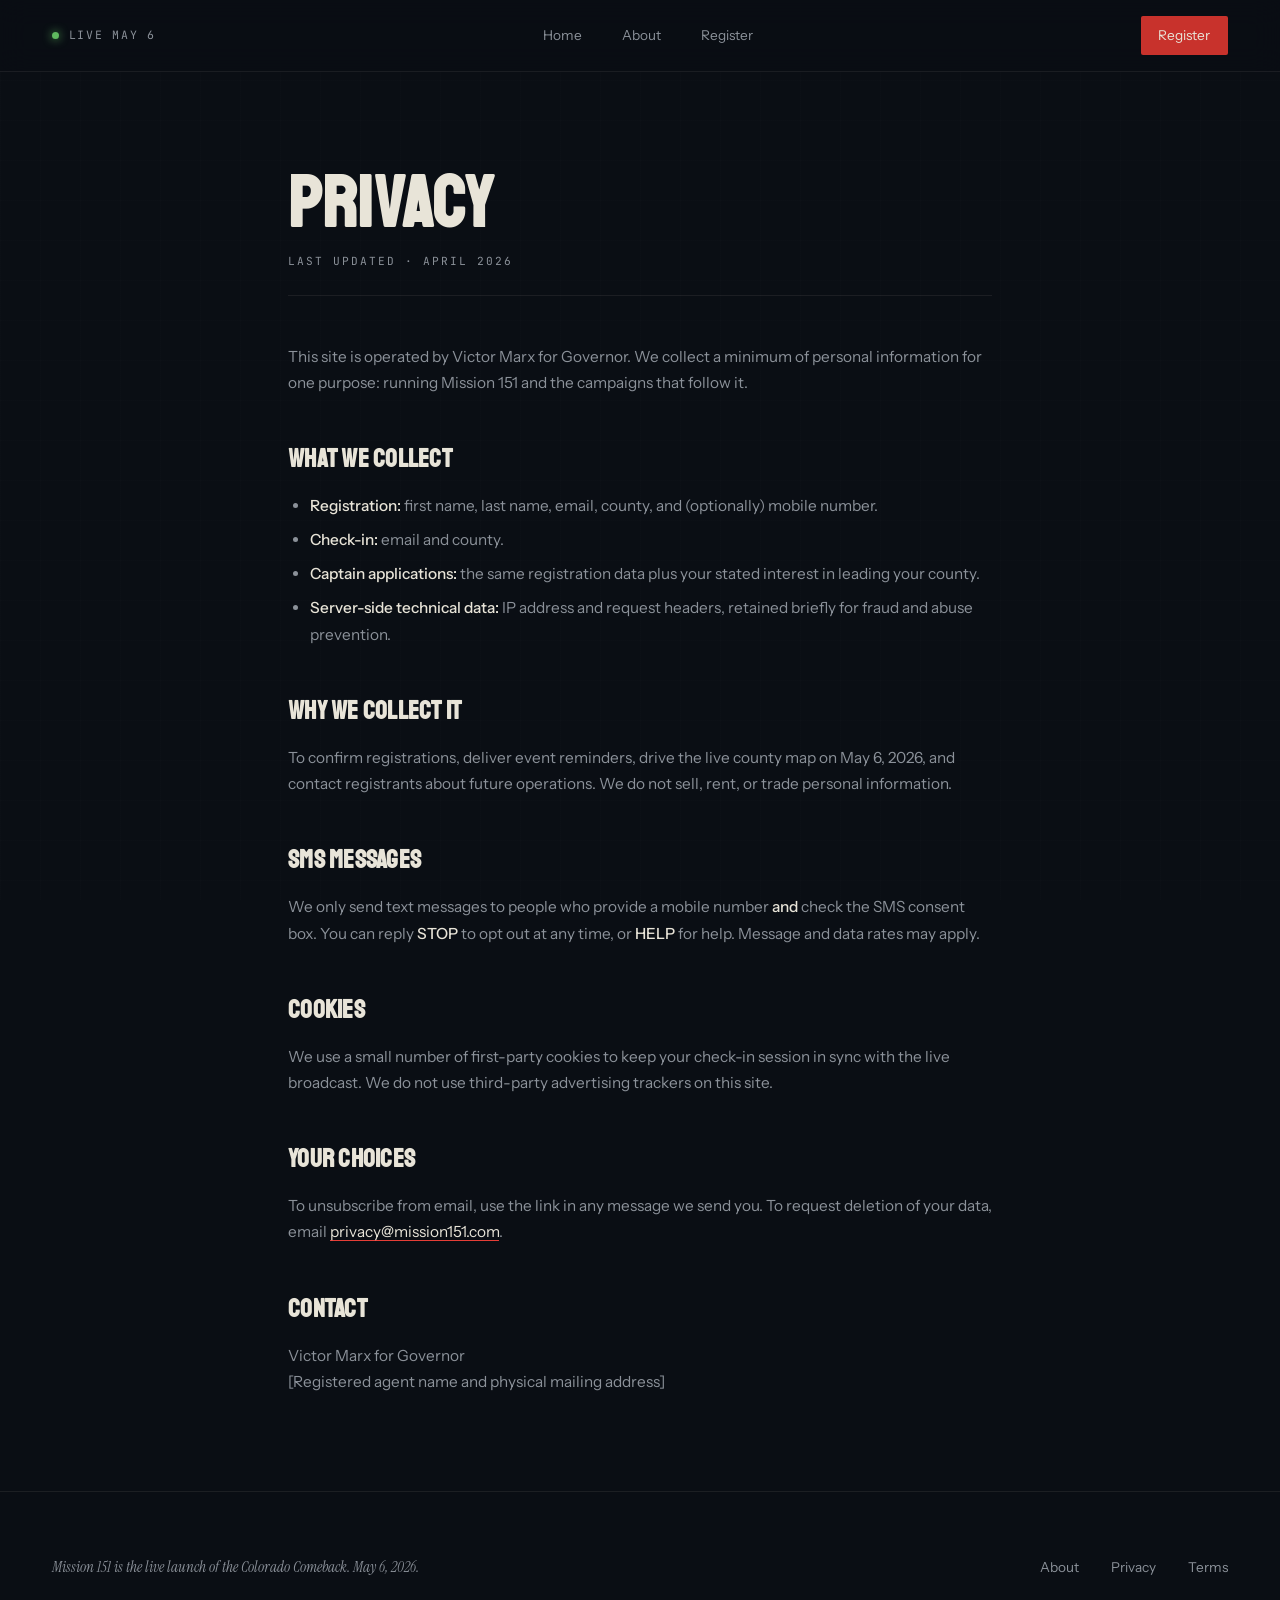
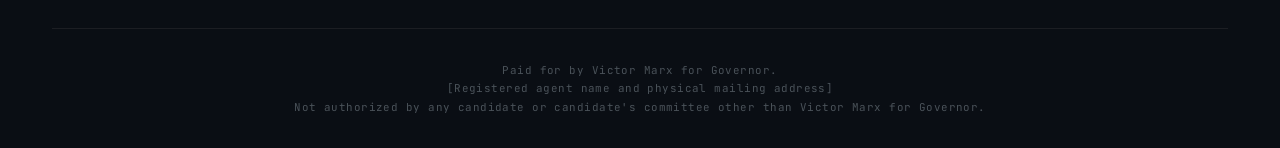
<file: privacy.html>
<!DOCTYPE html>
<html lang="en">

<head>
  <meta charset="UTF-8" />
  <meta name="viewport" content="width=device-width, initial-scale=1.0" />
  <title>Privacy · Mission 151</title>
  <link rel="preconnect" href="https://fonts.googleapis.com">
  <link rel="preconnect" href="https://fonts.gstatic.com" crossorigin>
  <link
    href="https://fonts.googleapis.com/css2?family=Staatliches&family=Instrument+Sans:wght@400;500;600&family=Instrument+Serif:ital@0;1&family=JetBrains+Mono:wght@400;500&display=swap"
    rel="stylesheet">
  <link rel="stylesheet" href="assets/site.css" />
  <link rel="stylesheet" href="assets/site-resp.css" />
</head>

<body data-screen-label="04 Privacy">

  <header class="topbar">
    <div class="topbar-inner">
      <!-- <a href="live.html" class="live-mark"> -->
      <a href="/" class="live-mark">
        <span class="live-dot"></span>
        <span>LIVE MAY 6</span>
      </a>
      <div class="navBanerHldr">
        <div class="navBarToggleWrapper">
          <div class="nav">
            <a href="/">Home</a>
            <a href="/#about">About</a>
            <!-- <a href="live.html">Watch</a> -->
            <!-- <a href="store.html">Store</a> -->
            <a href="/#register">Register</a>
          </div>
          <a href="/#register" class="topbar-cta">Register</a>
        </div>
        <div class="navBarToggleBtn">
          <img src="uploads/menu-duo-md-svgrepo-com.svg" alt="">
        </div>
      </div>
    </div>
  </header>

  <section class="legal-page">
    <div class="container">
      <div class="lp-inner">
        <h1>Privacy</h1>
        <p class="updated">LAST UPDATED · APRIL 2026</p>

        <p>This site is operated by Victor Marx for Governor. We collect a minimum of personal information for one
          purpose: running Mission 151 and the campaigns that follow it.</p>

        <h2>What we collect</h2>
        <ul>
          <li><strong>Registration:</strong> first name, last name, email, county, and (optionally) mobile number.</li>
          <li><strong>Check-in:</strong> email and county.</li>
          <li><strong>Captain applications:</strong> the same registration data plus your stated interest in leading
            your county.</li>
          <li><strong>Server-side technical data:</strong> IP address and request headers, retained briefly for fraud
            and abuse prevention.</li>
        </ul>

        <h2>Why we collect it</h2>
        <p>To confirm registrations, deliver event reminders, drive the live county map on May 6, 2026, and contact
          registrants about future operations. We do not sell, rent, or trade personal information.</p>

        <h2>SMS messages</h2>
        <p>We only send text messages to people who provide a mobile number <strong>and</strong> check the SMS consent
          box. You can reply <strong>STOP</strong> to opt out at any time, or <strong>HELP</strong> for help. Message
          and data rates may apply.</p>

        <h2>Cookies</h2>
        <p>We use a small number of first-party cookies to keep your check-in session in sync with the live broadcast.
          We do not use third-party advertising trackers on this site.</p>

        <h2>Your choices</h2>
        <p>To unsubscribe from email, use the link in any message we send you. To request deletion of your data, email
          <a href="mailto:privacy@mission151.com">privacy@mission151.com</a>.
        </p>

        <h2>Contact</h2>
        <p>Victor Marx for Governor<br>[Registered agent name and physical mailing address]</p>
      </div>
    </div>
  </section>

  <footer>
    <div class="container">
      <div class="footer-top">
        <p class="footer-tag">Mission 151 is the live launch of the Colorado Comeback. May 6, 2026.</p>
        <div class="footer-links">
          <a href="#about">About</a>
          <!-- <a href="live.html">Watch</a> -->
          <!-- <a href="store.html">Store</a> -->
          <!-- <a href="checkin.html">Check in</a> -->
          <a href="privacy.html">Privacy</a>
          <a href="terms.html">Terms</a>
        </div>
      </div>
      <div class="footer-legal">
        Paid for by Victor Marx for Governor.<br>
        [Registered agent name and physical mailing address]<br>
        Not authorized by any candidate or candidate's committee other than Victor Marx for Governor.
      </div>
    </div>
  </footer>

  <script src="assets/site.js"></script>
</body>

</html>
</file>
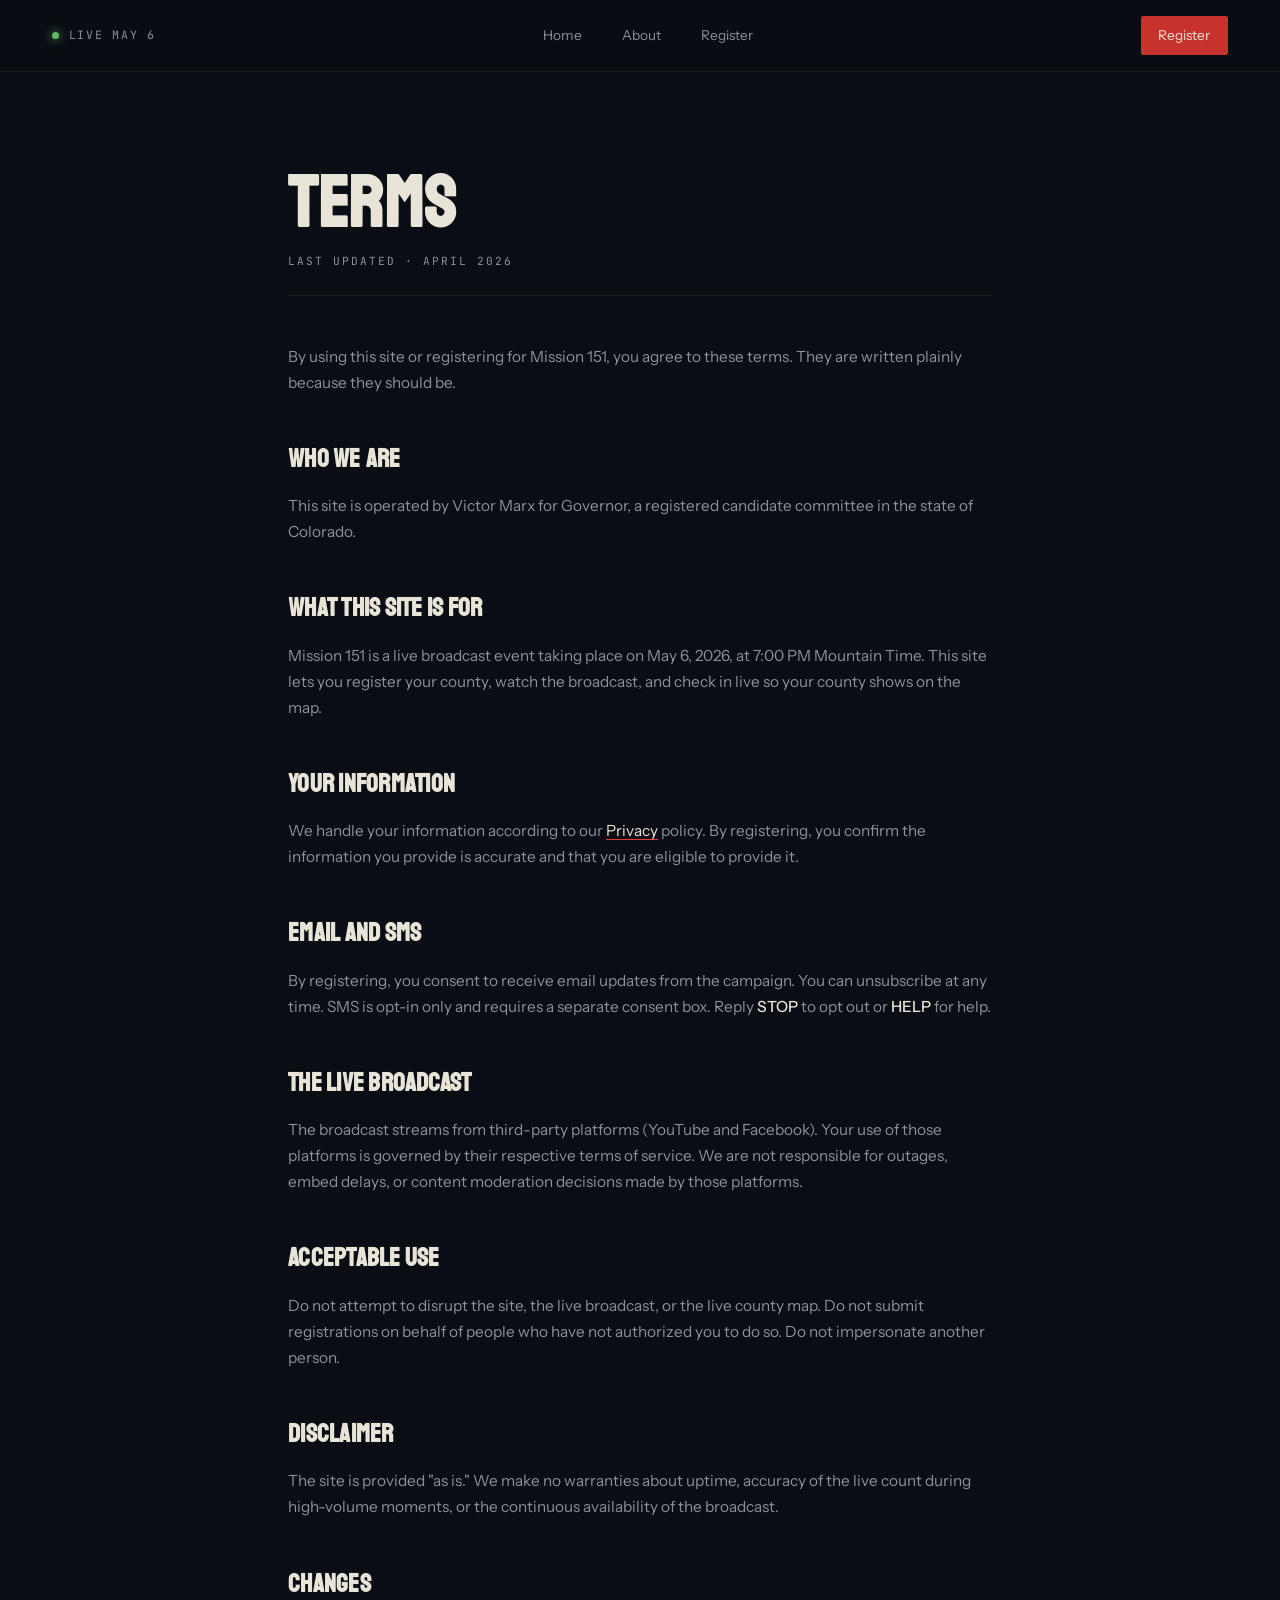
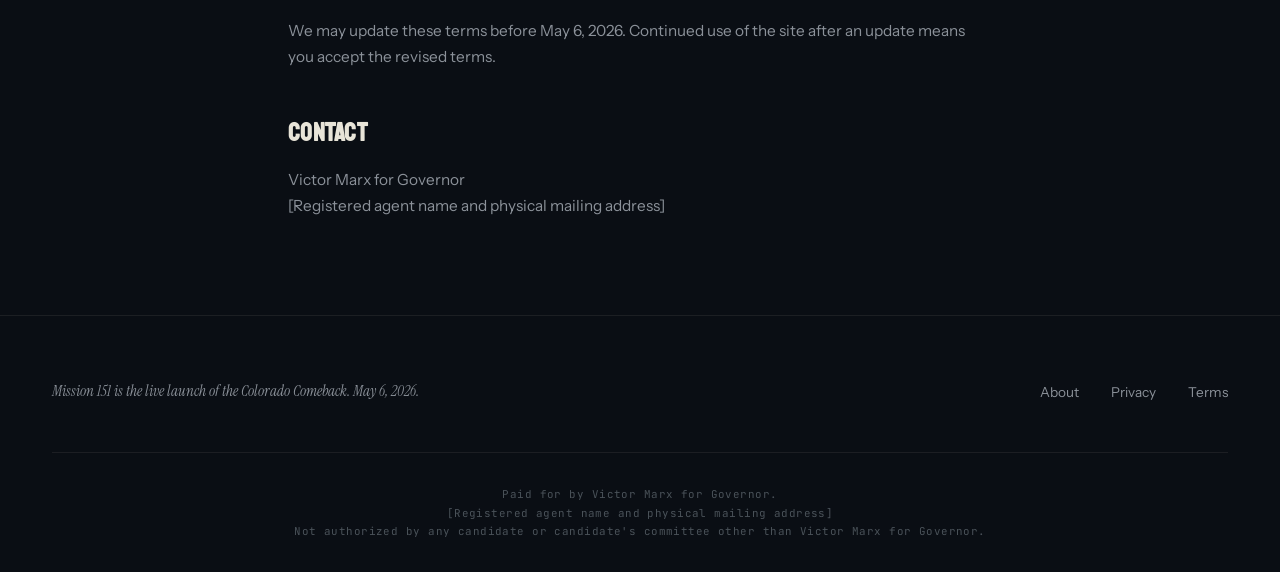
<file: terms.html>
<!DOCTYPE html>
<html lang="en">

<head>
  <meta charset="UTF-8" />
  <meta name="viewport" content="width=device-width, initial-scale=1.0" />
  <title>Terms · Mission 151</title>
  <link rel="preconnect" href="https://fonts.googleapis.com">
  <link rel="preconnect" href="https://fonts.gstatic.com" crossorigin>
  <link
    href="https://fonts.googleapis.com/css2?family=Staatliches&family=Instrument+Sans:wght@400;500;600&family=Instrument+Serif:ital@0;1&family=JetBrains+Mono:wght@400;500&display=swap"
    rel="stylesheet">
  <link rel="stylesheet" href="assets/site.css" />
  <link rel="stylesheet" href="assets/site-resp.css" />
</head>

<body data-screen-label="05 Terms">

  <header class="topbar">
    <div class="topbar-inner">
      <!-- <a href="live.html" class="live-mark"> -->
      <a href="/" class="live-mark">
        <span class="live-dot"></span>
        <span>LIVE MAY 6</span>
      </a>
      <div class="navBanerHldr">
        <div class="navBarToggleWrapper">
          <div class="nav">
            <a href="/">Home</a>
            <a href="/#about">About</a>
            <!-- <a href="live.html">Watch</a> -->
            <!-- <a href="store.html">Store</a> -->
            <a href="/#register">Register</a>
          </div>
          <a href="/#register" class="topbar-cta">Register</a>
        </div>
        <div class="navBarToggleBtn">
          <img src="uploads/menu-duo-md-svgrepo-com.svg" alt="">
        </div>
      </div>
    </div>
  </header>

  <section class="legal-page">
    <div class="container">
      <div class="lp-inner">
        <h1>Terms</h1>
        <p class="updated">LAST UPDATED · APRIL 2026</p>

        <p>By using this site or registering for Mission 151, you agree to these terms. They are written plainly because
          they should be.</p>

        <h2>Who we are</h2>
        <p>This site is operated by Victor Marx for Governor, a registered candidate committee in the state of Colorado.
        </p>

        <h2>What this site is for</h2>
        <p>Mission 151 is a live broadcast event taking place on May 6, 2026, at 7:00 PM Mountain Time. This site lets
          you register your county, watch the broadcast, and check in live so your county shows on the map.</p>

        <h2>Your information</h2>
        <p>We handle your information according to our <a href="privacy.html">Privacy</a> policy. By registering, you
          confirm the information you provide is accurate and that you are eligible to provide it.</p>

        <h2>Email and SMS</h2>
        <p>By registering, you consent to receive email updates from the campaign. You can unsubscribe at any time. SMS
          is opt-in only and requires a separate consent box. Reply <strong>STOP</strong> to opt out or
          <strong>HELP</strong> for help.
        </p>

        <h2>The live broadcast</h2>
        <p>The broadcast streams from third-party platforms (YouTube and Facebook). Your use of those platforms is
          governed by their respective terms of service. We are not responsible for outages, embed delays, or content
          moderation decisions made by those platforms.</p>

        <h2>Acceptable use</h2>
        <p>Do not attempt to disrupt the site, the live broadcast, or the live county map. Do not submit registrations
          on behalf of people who have not authorized you to do so. Do not impersonate another person.</p>

        <h2>Disclaimer</h2>
        <p>The site is provided "as is." We make no warranties about uptime, accuracy of the live count during
          high-volume moments, or the continuous availability of the broadcast.</p>

        <h2>Changes</h2>
        <p>We may update these terms before May 6, 2026. Continued use of the site after an update means you accept the
          revised terms.</p>

        <h2>Contact</h2>
        <p>Victor Marx for Governor<br>[Registered agent name and physical mailing address]</p>
      </div>
    </div>
  </section>

  <footer>
    <div class="container">
      <div class="footer-top">
        <p class="footer-tag">Mission 151 is the live launch of the Colorado Comeback. May 6, 2026.</p>
        <div class="footer-links">
          <a href="#about">About</a>
          <!-- <a href="live.html">Watch</a> -->
          <!-- <a href="store.html">Store</a> -->
          <!-- <a href="checkin.html">Check in</a> -->
          <a href="privacy.html">Privacy</a>
          <a href="terms.html">Terms</a>
        </div>
      </div>
      <div class="footer-legal">
        Paid for by Victor Marx for Governor.<br>
        [Registered agent name and physical mailing address]<br>
        Not authorized by any candidate or candidate's committee other than Victor Marx for Governor.
      </div>
    </div>
  </footer>

  <script src="assets/site.js"></script>
</body>

</html>
</file>
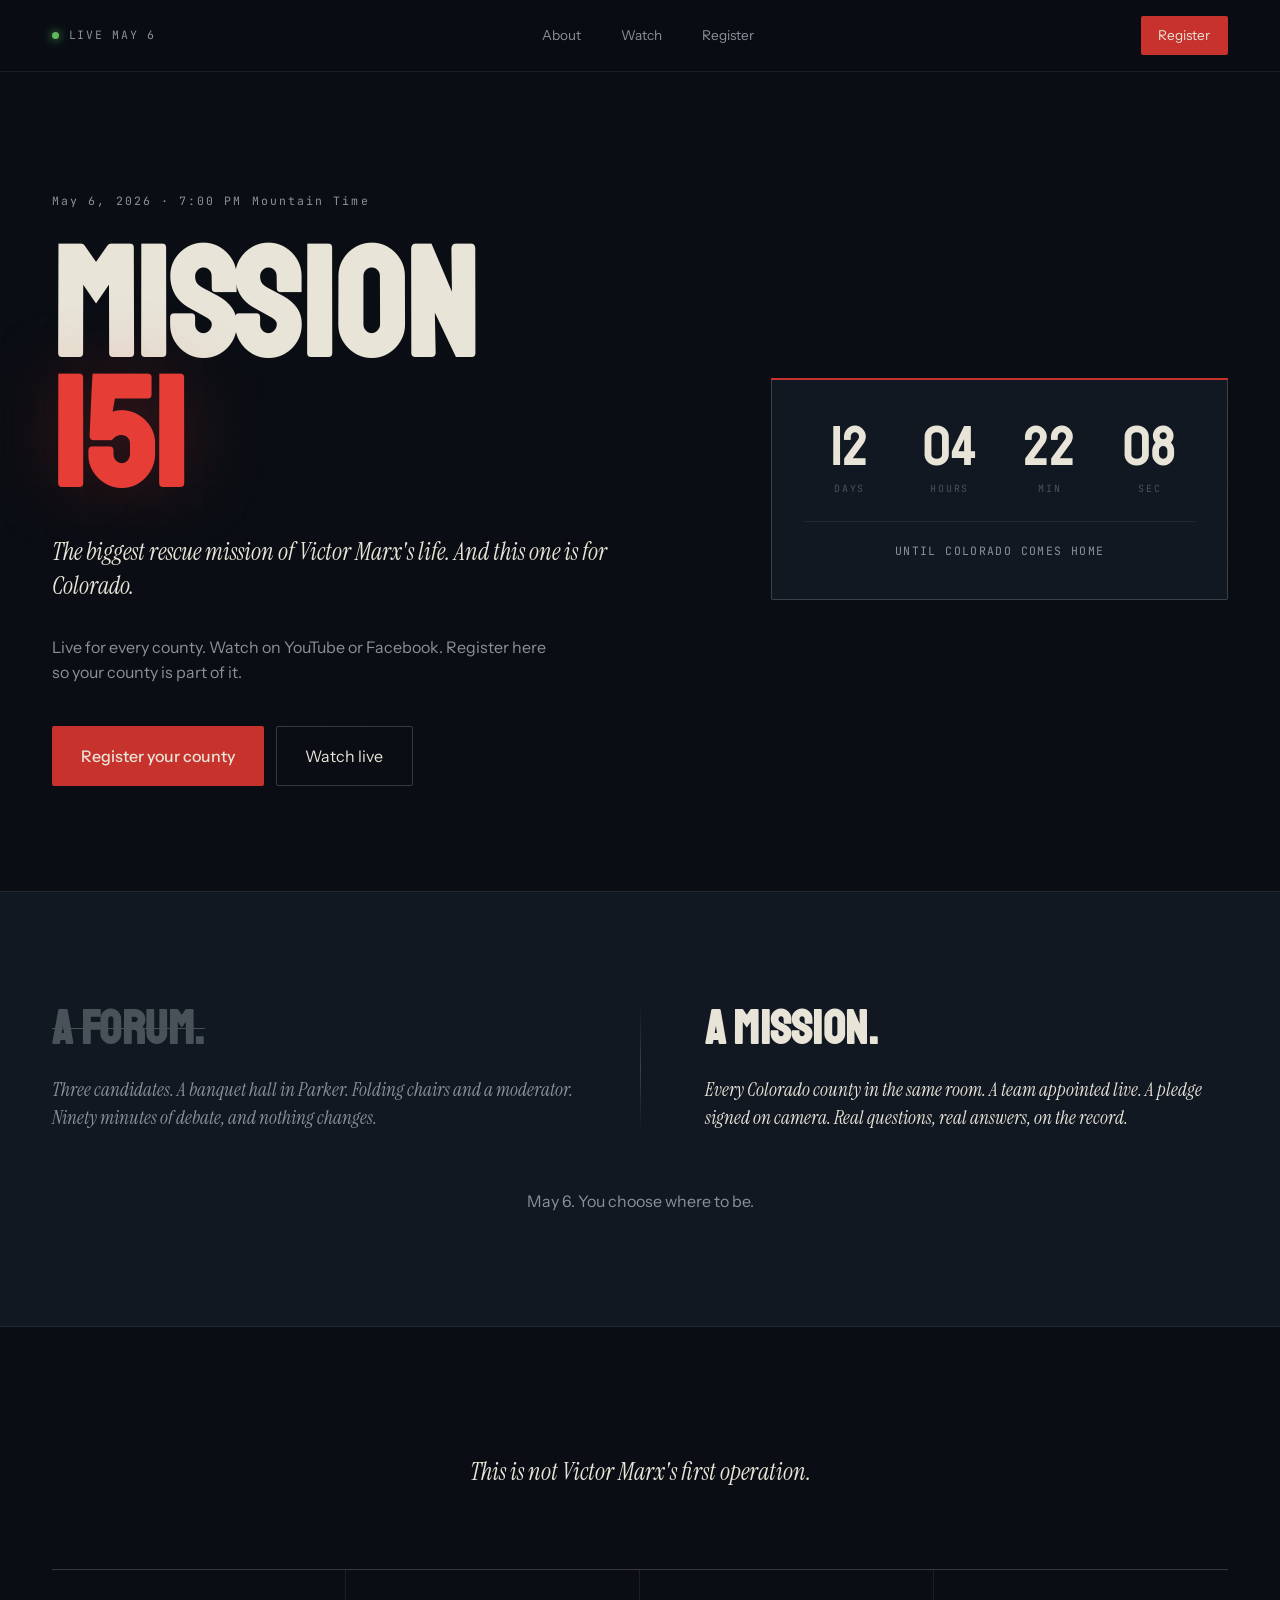
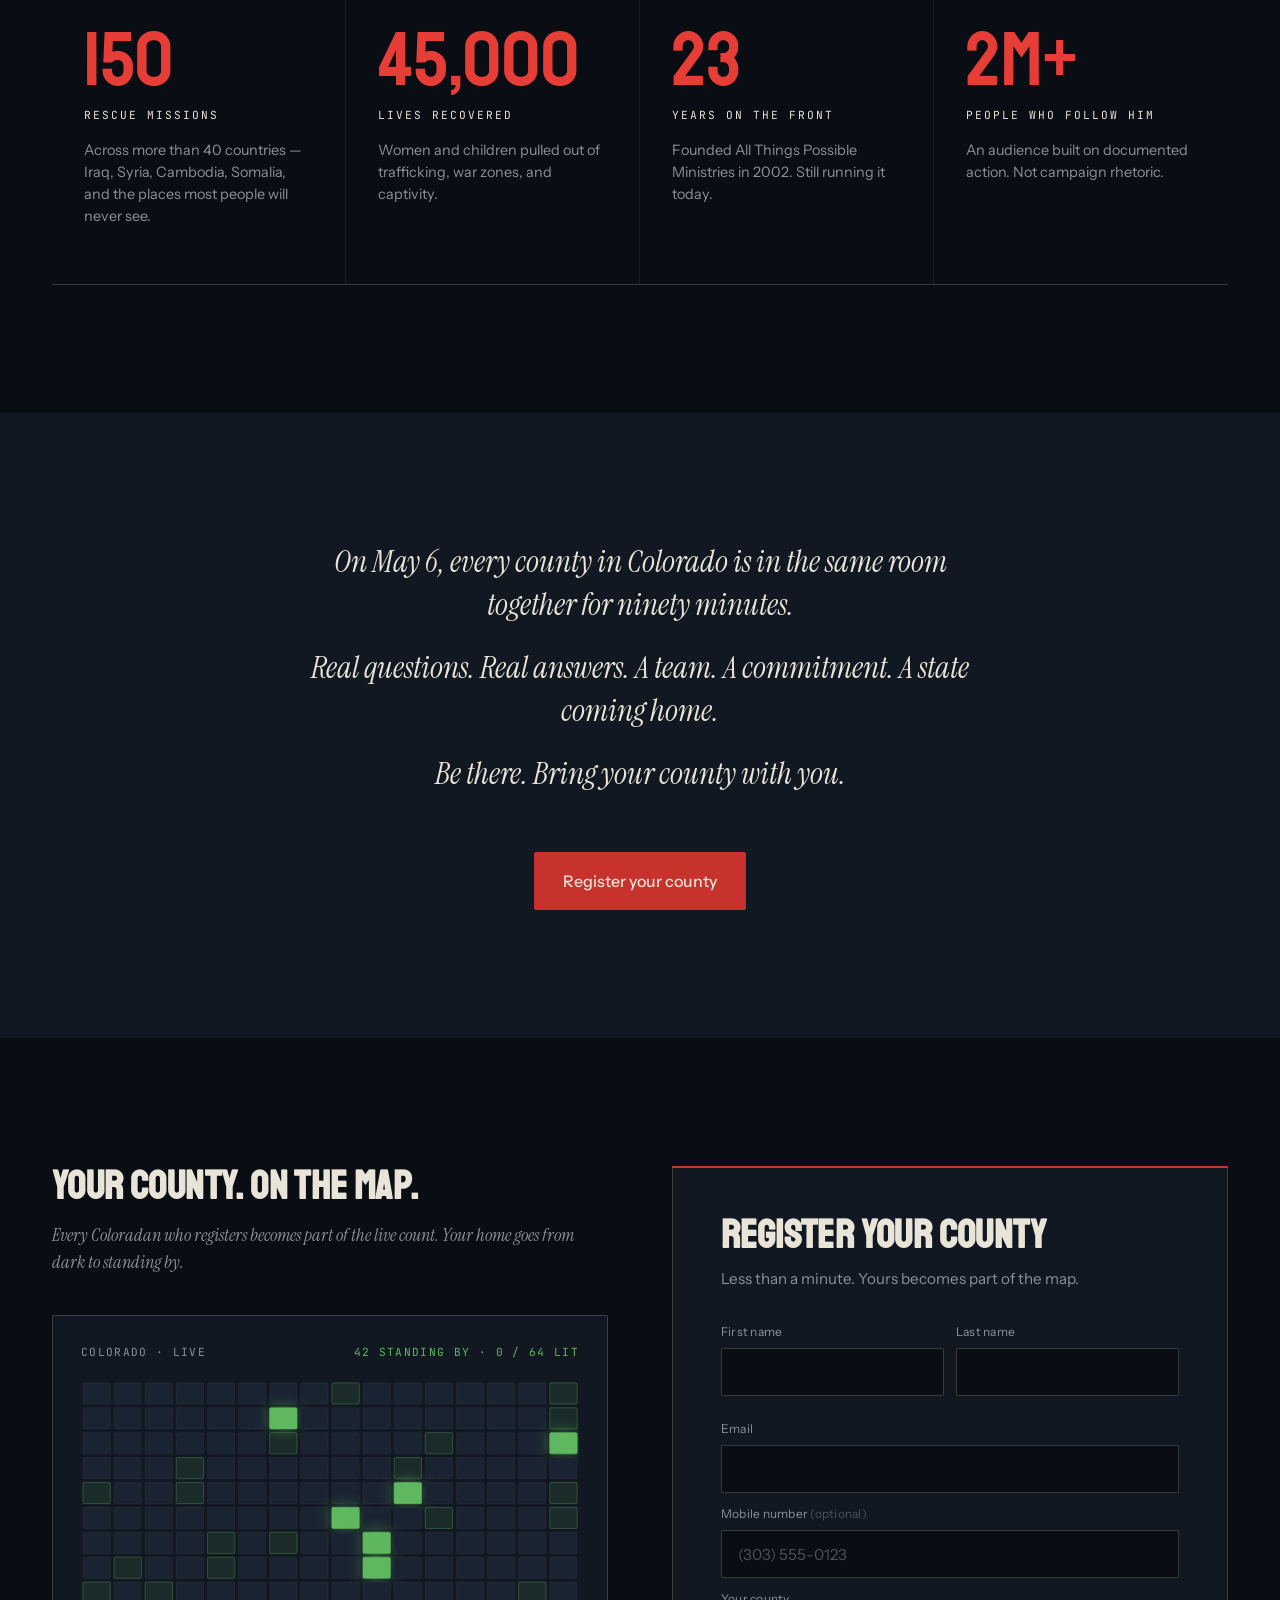
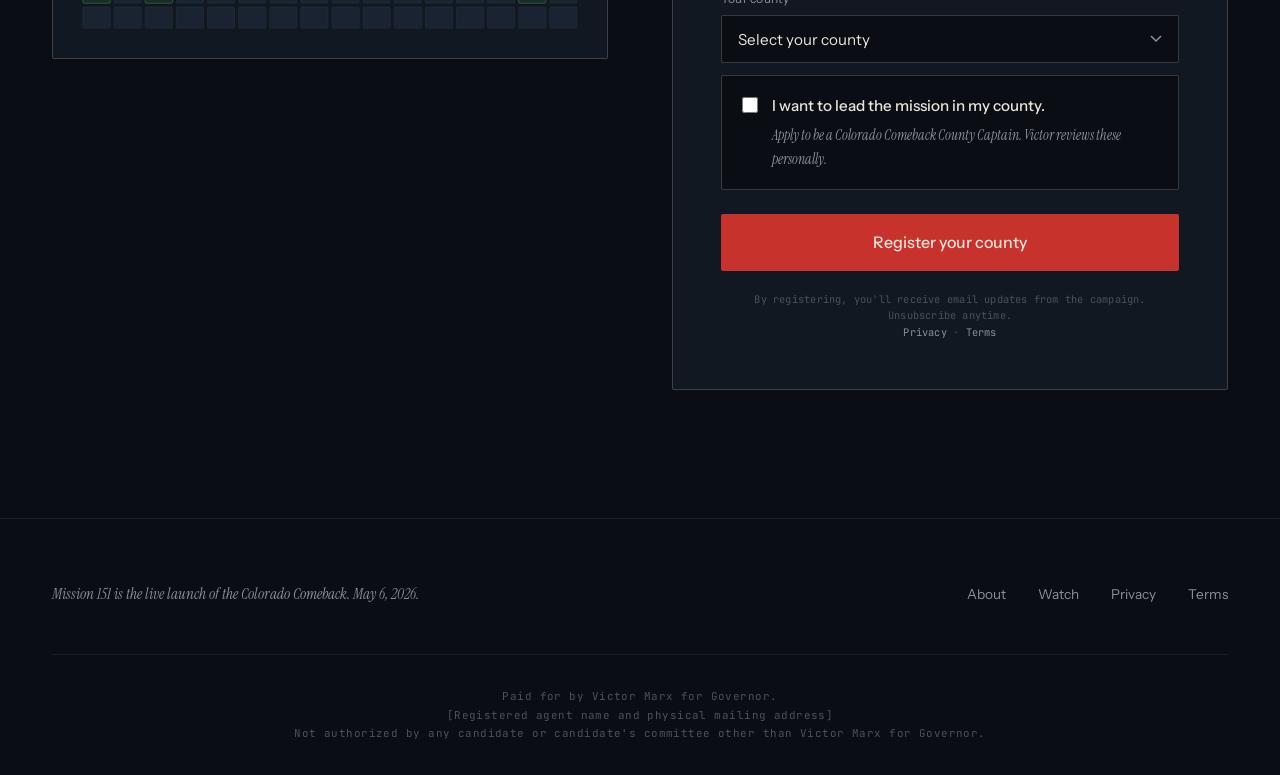
<file: uploads/01_Reference_Homepage.html>
<!DOCTYPE html>
<html lang="en">
<head>
<meta charset="UTF-8" />
<meta name="viewport" content="width=device-width, initial-scale=1.0" />
<title>Mission 151 — The Colorado Comeback</title>
<link rel="preconnect" href="https://fonts.googleapis.com">
<link rel="preconnect" href="https://fonts.gstatic.com" crossorigin>
<link href="https://fonts.googleapis.com/css2?family=Staatliches&family=Instrument+Sans:wght@400;500;600&family=Instrument+Serif:ital@0;1&family=JetBrains+Mono:wght@400;500&display=swap" rel="stylesheet">
<style>
  :root {
    --bg: #0a0e14;
    --bg-elevated: #111822;
    --bg-accent: #1a2332;
    --ink: #e8e4d8;
    --ink-dim: #8b9199;
    --ink-faint: #4a5259;
    --red: #c8322c;
    --red-bright: #e63e37;
    --amber: #d4a032;
    --green: #5fb85f;
    --green-glow: rgba(95, 184, 95, 0.5);
    --border: rgba(232, 228, 216, 0.08);
    --border-strong: rgba(232, 228, 216, 0.2);
  }
  * { box-sizing: border-box; margin: 0; padding: 0; }
  html { scroll-behavior: smooth; }
  body {
    font-family: 'Instrument Sans', sans-serif;
    background: var(--bg);
    color: var(--ink);
    line-height: 1.55;
    overflow-x: hidden;
    -webkit-font-smoothing: antialiased;
    font-weight: 400;
  }
  body::before {
    content: '';
    position: fixed;
    inset: 0;
    background-image:
      linear-gradient(rgba(232, 228, 216, 0.012) 1px, transparent 1px),
      linear-gradient(90deg, rgba(232, 228, 216, 0.012) 1px, transparent 1px);
    background-size: 40px 40px;
    pointer-events: none;
    z-index: 1;
  }
  .display { font-family: 'Staatliches', sans-serif; letter-spacing: 0.01em; line-height: 0.9; }
  .serif-italic { font-family: 'Instrument Serif', serif; font-style: italic; }
  .mono { font-family: 'JetBrains Mono', monospace; }
  .container {
    max-width: 1240px;
    margin: 0 auto;
    padding: 0 2rem;
    position: relative;
    z-index: 2;
  }

  .topbar {
    position: sticky; top: 0; z-index: 100;
    background: rgba(10, 14, 20, 0.78);
    backdrop-filter: blur(14px);
    border-bottom: 1px solid var(--border);
  }
  .topbar-inner {
    display: flex; align-items: center; justify-content: space-between;
    padding: 1rem 2rem; max-width: 1240px; margin: 0 auto;
  }
  .live-mark {
    display: flex; align-items: center; gap: 0.6rem;
    font-family: 'JetBrains Mono', monospace;
    font-size: 0.72rem; letter-spacing: 0.15em;
    color: var(--ink-dim);
  }
  .live-dot {
    width: 7px; height: 7px;
    background: var(--green); border-radius: 50%;
    box-shadow: 0 0 10px var(--green);
    animation: pulse-dot 2.5s infinite;
  }
  @keyframes pulse-dot {
    0%, 100% { opacity: 1; }
    50% { opacity: 0.35; }
  }
  .nav { display: flex; gap: 2.5rem; }
  .nav a {
    color: var(--ink-dim); text-decoration: none;
    font-size: 0.85rem; transition: color 0.2s;
  }
  .nav a:hover { color: var(--ink); }
  .topbar-cta {
    background: var(--red); color: var(--ink);
    padding: 0.55rem 1.1rem; text-decoration: none;
    font-size: 0.85rem; border-radius: 2px;
    transition: background 0.2s;
  }
  .topbar-cta:hover { background: var(--red-bright); }

  .hero { position: relative; min-height: 88vh; padding: 5rem 0 4rem; overflow: hidden; }
  .hero-grid {
    display: grid; grid-template-columns: 1.4fr 1fr;
    gap: 5rem; align-items: center; min-height: 75vh;
    position: relative; z-index: 2;
  }
  .hero-meta {
    font-family: 'JetBrains Mono', monospace;
    font-size: 0.72rem; letter-spacing: 0.18em;
    color: var(--ink-dim); margin-bottom: 2rem;
  }
  h1.hero-title {
    font-family: 'Staatliches', sans-serif;
    font-size: clamp(5.5rem, 12vw, 11rem);
    line-height: 0.85; letter-spacing: 0.005em;
    margin-bottom: 2rem; color: var(--ink);
  }
  h1.hero-title .num {
    color: var(--red-bright);
    text-shadow: 0 0 80px rgba(230, 62, 55, 0.25);
  }
  .hero-sub {
    font-family: 'Instrument Serif', serif; font-style: italic;
    font-size: clamp(1.3rem, 1.9vw, 1.7rem);
    color: var(--ink); line-height: 1.4;
    max-width: 36rem; margin-bottom: 2rem; font-weight: 400;
  }
  .hero-line {
    font-size: 1rem; color: var(--ink-dim);
    max-width: 32rem; margin-bottom: 2.5rem; line-height: 1.6;
  }
  .hero-ctas { display: flex; gap: 0.75rem; flex-wrap: wrap; }
  .btn-primary {
    background: var(--red); color: var(--ink);
    padding: 1.05rem 1.8rem; text-decoration: none;
    font-size: 1rem; font-weight: 500;
    border: none; cursor: pointer; transition: all 0.2s;
    display: inline-flex; align-items: center; gap: 0.5rem;
    border-radius: 2px;
  }
  .btn-primary:hover { background: var(--red-bright); transform: translateY(-1px); }
  .btn-secondary {
    background: transparent; color: var(--ink);
    padding: 1.05rem 1.8rem; text-decoration: none;
    font-size: 1rem; font-weight: 400;
    border: 1px solid var(--border-strong);
    transition: all 0.2s; border-radius: 2px;
  }
  .btn-secondary:hover { border-color: var(--ink); background: rgba(232, 228, 216, 0.04); }

  .countdown {
    background: var(--bg-elevated); border: 1px solid var(--border-strong);
    padding: 2.5rem 2rem; position: relative; border-radius: 2px;
  }
  .countdown::before {
    content: ''; position: absolute;
    top: -1px; left: -1px; right: -1px; height: 2px;
    background: var(--red);
  }
  .countdown-grid {
    display: grid; grid-template-columns: repeat(4, 1fr);
    gap: 0.6rem; margin-bottom: 1.5rem;
  }
  .cd-unit { text-align: center; }
  .cd-num {
    font-family: 'Staatliches', sans-serif;
    font-size: 3.5rem; color: var(--ink);
    line-height: 1; letter-spacing: 0.01em;
  }
  .cd-label {
    font-family: 'JetBrains Mono', monospace;
    font-size: 0.62rem; letter-spacing: 0.18em;
    color: var(--ink-faint); margin-top: 0.4rem;
  }
  .cd-tagline {
    font-family: 'JetBrains Mono', monospace;
    font-size: 0.72rem; letter-spacing: 0.12em;
    color: var(--ink-dim); text-align: center;
    padding-top: 1.25rem; border-top: 1px solid var(--border);
  }

  .contrast {
    padding: 7rem 0; background: var(--bg-elevated);
    border-top: 1px solid var(--border); border-bottom: 1px solid var(--border);
  }
  .contrast-grid {
    display: grid; grid-template-columns: 1fr auto 1fr;
    gap: 4rem; align-items: start;
  }
  .contrast-divider {
    align-self: stretch; width: 1px;
    background: linear-gradient(180deg, transparent, var(--border-strong), transparent);
  }
  .contrast-side h2 {
    font-family: 'Staatliches', sans-serif;
    font-size: 3rem; letter-spacing: 0.01em;
    margin-bottom: 1.5rem; line-height: 1;
  }
  .contrast-side p {
    font-family: 'Instrument Serif', serif; font-style: italic;
    font-size: 1.2rem; line-height: 1.5;
  }
  .contrast-left h2 {
    color: var(--ink-faint); text-decoration: line-through;
    text-decoration-thickness: 1px; text-decoration-color: var(--ink-faint);
  }
  .contrast-left p { color: var(--ink-dim); }
  .contrast-right h2 { color: var(--ink); }
  .contrast-right p { color: var(--ink); }
  .contrast-tagline {
    text-align: center; margin-top: 3.5rem;
    color: var(--ink-dim); font-size: 1rem;
  }

  .record { padding: 8rem 0; }
  .record-intro {
    text-align: center;
    font-family: 'Instrument Serif', serif; font-style: italic;
    font-size: 1.5rem; color: var(--ink);
    max-width: 38rem; margin: 0 auto 5rem; line-height: 1.4;
  }
  .stat-row {
    display: grid; grid-template-columns: repeat(4, 1fr);
    border-top: 1px solid var(--border-strong);
    border-bottom: 1px solid var(--border-strong);
  }
  .stat { padding: 3.5rem 2rem; border-right: 1px solid var(--border); }
  .stat:last-child { border-right: none; }
  .stat-num {
    font-family: 'Staatliches', sans-serif;
    font-size: clamp(3.5rem, 6vw, 5.5rem);
    line-height: 0.9; color: var(--red-bright);
    margin-bottom: 0.75rem; letter-spacing: 0.01em;
  }
  .stat-label {
    font-family: 'JetBrains Mono', monospace;
    font-size: 0.7rem; letter-spacing: 0.18em;
    color: var(--ink); margin-bottom: 0.9rem; text-transform: uppercase;
  }
  .stat-desc { font-size: 0.9rem; color: var(--ink-dim); line-height: 1.55; }

  .promise { padding: 8rem 0; background: var(--bg-elevated); text-align: center; }
  .promise p {
    font-family: 'Instrument Serif', serif; font-style: italic;
    font-size: clamp(1.5rem, 2.4vw, 2rem); line-height: 1.4;
    max-width: 44rem; margin: 0 auto 1.25rem; color: var(--ink);
  }
  .promise-cta { margin-top: 3.5rem; }

  .form-section { padding: 8rem 0; }
  .form-grid {
    display: grid; grid-template-columns: 1fr 1fr;
    gap: 4rem; align-items: start;
  }
  .map-side h3 {
    font-family: 'Staatliches', sans-serif;
    font-size: 2.5rem; letter-spacing: 0.01em;
    line-height: 1; margin-bottom: 1rem; color: var(--ink);
  }
  .map-side p {
    font-family: 'Instrument Serif', serif; font-style: italic;
    color: var(--ink-dim); font-size: 1.1rem;
    margin-bottom: 2.5rem; line-height: 1.5;
  }
  .map-card {
    background: var(--bg-elevated); border: 1px solid var(--border-strong);
    padding: 1.75rem; border-radius: 2px;
  }
  .map-meta {
    display: flex; justify-content: space-between;
    margin-bottom: 1.25rem;
    font-family: 'JetBrains Mono', monospace;
    font-size: 0.7rem; letter-spacing: 0.12em; color: var(--ink-dim);
  }
  .map-meta-count { color: var(--green); }
  .map-svg { width: 100%; height: auto; display: block; }
  .map-county-dark {
    fill: var(--bg-accent); stroke: var(--border); stroke-width: 0.5;
  }
  .map-county-dim {
    fill: rgba(95, 184, 95, 0.12); stroke: rgba(95, 184, 95, 0.45); stroke-width: 0.6;
  }
  .map-county-lit {
    fill: var(--green); stroke: var(--green); stroke-width: 0.5;
    filter: drop-shadow(0 0 6px var(--green-glow));
  }

  .form-card {
    background: var(--bg-elevated); border: 1px solid var(--border-strong);
    padding: 3rem; position: relative; border-radius: 2px;
  }
  .form-card::before {
    content: ''; position: absolute;
    top: -1px; left: -1px; right: -1px; height: 2px;
    background: var(--red);
  }
  .form-card h3 {
    font-family: 'Staatliches', sans-serif;
    font-size: 2.5rem; letter-spacing: 0.01em;
    line-height: 1; margin-bottom: 0.75rem;
  }
  .form-card .sub {
    color: var(--ink-dim); font-size: 0.95rem; margin-bottom: 2rem;
  }
  .form-row {
    display: grid; grid-template-columns: 1fr 1fr;
    gap: 0.75rem; margin-bottom: 0.75rem;
  }
  .field { margin-bottom: 0.75rem; }
  .field label {
    display: block; font-size: 0.75rem;
    color: var(--ink-dim); margin-bottom: 0.4rem; letter-spacing: 0.02em;
  }
  .field input, .field select {
    width: 100%; background: var(--bg);
    border: 1px solid var(--border-strong); color: var(--ink);
    padding: 0.85rem 1rem;
    font-family: 'Instrument Sans', sans-serif;
    font-size: 0.95rem; border-radius: 2px;
    transition: border-color 0.15s;
  }
  .field input::placeholder { color: var(--ink-faint); }
  .field input:focus, .field select:focus {
    outline: none; border-color: var(--red-bright);
  }
  .field select {
    appearance: none;
    background-image: url("data:image/svg+xml;charset=UTF-8,%3csvg xmlns='http://www.w3.org/2000/svg' width='12' height='8' fill='none' stroke='%238b9199' stroke-width='1.5'%3e%3cpath d='M1 1l5 5 5-5'/%3e%3c/svg%3e");
    background-repeat: no-repeat; background-position: right 1rem center;
    padding-right: 2.5rem;
  }
  .captain-box {
    background: var(--bg); border: 1px solid var(--border-strong);
    padding: 1.1rem 1.25rem;
    margin-top: 0.5rem; margin-bottom: 1rem;
    display: flex; gap: 0.85rem; align-items: flex-start;
    cursor: pointer; transition: border-color 0.2s;
    border-radius: 2px;
  }
  .captain-box:hover { border-color: var(--red-bright); }
  .captain-box input[type="checkbox"] {
    margin-top: 0.2rem; accent-color: var(--red-bright);
    width: 16px; height: 16px; flex-shrink: 0;
  }
  .captain-box-text strong {
    display: block; font-size: 0.95rem;
    margin-bottom: 0.25rem; font-weight: 500;
  }
  .captain-box-text span {
    font-family: 'Instrument Serif', serif; font-style: italic;
    font-size: 0.85rem; color: var(--ink-dim); line-height: 1.45;
  }
  .sms-consent {
    background: var(--bg); border: 1px solid var(--border);
    padding: 1rem 1.25rem; margin-bottom: 1rem;
    display: flex; gap: 0.85rem; align-items: flex-start;
    cursor: pointer; border-radius: 2px;
  }
  .sms-consent input[type="checkbox"] {
    margin-top: 0.25rem; accent-color: var(--red-bright);
    width: 16px; height: 16px; flex-shrink: 0;
  }
  .sms-consent-text {
    font-size: 0.78rem; color: var(--ink-dim); line-height: 1.55;
  }
  .sms-consent-text strong {
    color: var(--ink); font-weight: 500;
    display: block; margin-bottom: 0.25rem; font-size: 0.85rem;
  }
  .submit-btn {
    width: 100%; background: var(--red); color: var(--ink);
    padding: 1.15rem;
    font-family: 'Instrument Sans', sans-serif;
    font-size: 1rem; font-weight: 500;
    border: none; cursor: pointer; transition: background 0.2s;
    border-radius: 2px; margin-top: 0.5rem;
  }
  .submit-btn:hover { background: var(--red-bright); }
  .legal-fine {
    font-family: 'JetBrains Mono', monospace;
    font-size: 0.65rem; color: var(--ink-faint);
    text-align: center; margin-top: 1.25rem;
    line-height: 1.6; letter-spacing: 0.02em;
  }
  .legal-fine a { color: var(--ink-dim); text-decoration: none; }
  .legal-fine a:hover { color: var(--ink); }

  footer { padding: 4rem 0 2rem; border-top: 1px solid var(--border); }
  .footer-top {
    display: flex; justify-content: space-between; align-items: center;
    margin-bottom: 3rem; flex-wrap: wrap; gap: 2rem;
  }
  .footer-tag {
    font-family: 'Instrument Serif', serif; font-style: italic;
    color: var(--ink-dim); font-size: 0.95rem; max-width: 28rem;
  }
  .footer-links { display: flex; gap: 2rem; }
  .footer-links a {
    color: var(--ink-dim); text-decoration: none; font-size: 0.85rem;
  }
  .footer-links a:hover { color: var(--ink); }
  .footer-legal {
    font-family: 'JetBrains Mono', monospace;
    font-size: 0.68rem; color: var(--ink-faint);
    text-align: center; line-height: 1.7;
    padding-top: 2rem; border-top: 1px solid var(--border);
    letter-spacing: 0.04em;
  }

  @media (max-width: 920px) {
    .hero-grid, .contrast-grid, .form-grid {
      grid-template-columns: 1fr !important; gap: 3rem;
    }
    .contrast-divider { display: none; }
    .stat-row { grid-template-columns: repeat(2, 1fr); }
    .stat:nth-child(2) { border-right: none; }
    .stat:nth-child(1), .stat:nth-child(2) { border-bottom: 1px solid var(--border); }
    .nav { display: none; }
    .container { padding: 0 1.25rem; }
    h1.hero-title { font-size: clamp(4rem, 18vw, 7rem); }
  }
</style>
</head>
<body>

<div class="topbar">
  <div class="topbar-inner">
    <div class="live-mark">
      <span class="live-dot"></span>
      <span>LIVE MAY 6</span>
    </div>
    <nav class="nav">
      <a href="#about">About</a>
      <a href="/live">Watch</a>
      <a href="#register">Register</a>
    </nav>
    <a href="#register" class="topbar-cta">Register</a>
  </div>
</div>

<section class="hero">
  <div class="container">
    <div class="hero-grid">
      <div>
        <div class="hero-meta">May 6, 2026 &middot; 7:00 PM Mountain Time</div>
        <h1 class="hero-title">Mission<br><span class="num">151</span></h1>
        <p class="hero-sub">The biggest rescue mission of Victor Marx's life. And this one is for Colorado.</p>
        <p class="hero-line">Live for every county. Watch on YouTube or Facebook. Register here so your county is part of it.</p>
        <div class="hero-ctas">
          <a href="#register" class="btn-primary">Register your county</a>
          <a href="#watch" class="btn-secondary">Watch live</a>
        </div>
      </div>
      <div class="countdown">
        <div class="countdown-grid">
          <div class="cd-unit">
            <div class="cd-num" id="d">12</div>
            <div class="cd-label">DAYS</div>
          </div>
          <div class="cd-unit">
            <div class="cd-num" id="h">04</div>
            <div class="cd-label">HOURS</div>
          </div>
          <div class="cd-unit">
            <div class="cd-num" id="m">22</div>
            <div class="cd-label">MIN</div>
          </div>
          <div class="cd-unit">
            <div class="cd-num" id="s">08</div>
            <div class="cd-label">SEC</div>
          </div>
        </div>
        <div class="cd-tagline">UNTIL COLORADO COMES HOME</div>
      </div>
    </div>
  </div>
</section>

<section class="contrast" id="about">
  <div class="container">
    <div class="contrast-grid">
      <div class="contrast-side contrast-left">
        <h2 class="display">A forum.</h2>
        <p>Three candidates. A banquet hall in Parker. Folding chairs and a moderator. Ninety minutes of debate, and nothing changes.</p>
      </div>
      <div class="contrast-divider"></div>
      <div class="contrast-side contrast-right">
        <h2 class="display">A mission.</h2>
        <p>Every Colorado county in the same room. A team appointed live. A pledge signed on camera. Real questions, real answers, on the record.</p>
      </div>
    </div>
    <p class="contrast-tagline">May 6. You choose where to be.</p>
  </div>
</section>

<section class="record">
  <div class="container">
    <p class="record-intro">This is not Victor Marx's first operation.</p>
    <div class="stat-row">
      <div class="stat">
        <div class="stat-num display">150</div>
        <div class="stat-label">Rescue missions</div>
        <div class="stat-desc">Across more than 40 countries — Iraq, Syria, Cambodia, Somalia, and the places most people will never see.</div>
      </div>
      <div class="stat">
        <div class="stat-num display">45,000</div>
        <div class="stat-label">Lives recovered</div>
        <div class="stat-desc">Women and children pulled out of trafficking, war zones, and captivity.</div>
      </div>
      <div class="stat">
        <div class="stat-num display">23</div>
        <div class="stat-label">Years on the front</div>
        <div class="stat-desc">Founded All Things Possible Ministries in 2002. Still running it today.</div>
      </div>
      <div class="stat">
        <div class="stat-num display">2M+</div>
        <div class="stat-label">People who follow him</div>
        <div class="stat-desc">An audience built on documented action. Not campaign rhetoric.</div>
      </div>
    </div>
  </div>
</section>

<section class="promise">
  <div class="container">
    <p>On May 6, every county in Colorado is in the same room together for ninety minutes.</p>
    <p>Real questions. Real answers. A team. A commitment. A state coming home.</p>
    <p>Be there. Bring your county with you.</p>
    <div class="promise-cta">
      <a href="#register" class="btn-primary">Register your county</a>
    </div>
  </div>
</section>

<section class="form-section" id="register">
  <div class="container">
    <div class="form-grid">
      <div class="map-side">
        <h3 class="display">Your county. On the map.</h3>
        <p>Every Coloradan who registers becomes part of the live count. Your home goes from dark to standing by.</p>
        <div class="map-card">
          <div class="map-meta">
            <span>COLORADO &middot; LIVE</span>
            <span class="map-meta-count">42 STANDING BY &middot; 0 / 64 LIT</span>
          </div>
          <svg class="map-svg" viewBox="0 0 400 200" xmlns="http://www.w3.org/2000/svg" id="cmap"></svg>
        </div>
      </div>

      <div class="form-card">
        <h3 class="display">Register your county</h3>
        <p class="sub">Less than a minute. Yours becomes part of the map.</p>
        <form onsubmit="event.preventDefault(); alert('Mockup — registration not connected.');">
          <div class="form-row">
            <div class="field">
              <label for="fn">First name</label>
              <input id="fn" type="text" required />
            </div>
            <div class="field">
              <label for="ln">Last name</label>
              <input id="ln" type="text" required />
            </div>
          </div>
          <div class="field">
            <label for="em">Email</label>
            <input id="em" type="email" required />
          </div>
          <div class="field">
            <label for="ph">Mobile number <span style="color: var(--ink-faint);">(optional)</span></label>
            <input id="ph" type="tel" placeholder="(303) 555-0123" oninput="document.getElementById('smsBox').style.display = this.value.trim().length > 5 ? 'flex' : 'none';" />
          </div>
          <div class="field">
            <label for="co">Your county</label>
            <select id="co" required>
              <option value="">Select your county</option>
              <option>Adams</option><option>Alamosa</option><option>Arapahoe</option>
              <option>Archuleta</option><option>Baca</option><option>Bent</option>
              <option>Boulder</option><option>Broomfield</option><option>Chaffee</option>
              <option>Cheyenne</option><option>Clear Creek</option><option>Conejos</option>
              <option>Costilla</option><option>Crowley</option><option>Custer</option>
              <option>Delta</option><option>Denver</option><option>Dolores</option>
              <option>Douglas</option><option>Eagle</option><option>El Paso</option>
              <option>Elbert</option><option>Fremont</option><option>Garfield</option>
              <option>Gilpin</option><option>Grand</option><option>Gunnison</option>
              <option>Hinsdale</option><option>Huerfano</option><option>Jackson</option>
              <option>Jefferson</option><option>Kiowa</option><option>Kit Carson</option>
              <option>La Plata</option><option>Lake</option><option>Larimer</option>
              <option>Las Animas</option><option>Lincoln</option><option>Logan</option>
              <option>Mesa</option><option>Mineral</option><option>Moffat</option>
              <option>Montezuma</option><option>Montrose</option><option>Morgan</option>
              <option>Otero</option><option>Ouray</option><option>Park</option>
              <option>Phillips</option><option>Pitkin</option><option>Prowers</option>
              <option>Pueblo</option><option>Rio Blanco</option><option>Rio Grande</option>
              <option>Routt</option><option>Saguache</option><option>San Juan</option>
              <option>San Miguel</option><option>Sedgwick</option><option>Summit</option>
              <option>Teller</option><option>Washington</option><option>Weld</option>
              <option>Yuma</option>
            </select>
          </div>
          <label class="captain-box">
            <input type="checkbox" />
            <div class="captain-box-text">
              <strong>I want to lead the mission in my county.</strong>
              <span>Apply to be a Colorado Comeback County Captain. Victor reviews these personally.</span>
            </div>
          </label>
          <label class="sms-consent" id="smsBox" style="display: none;">
            <input type="checkbox" />
            <div class="sms-consent-text">
              <strong>Send me text reminders about Mission 151.</strong>
              By checking this box, I consent to receive automated text messages and pre-recorded calls from the Victor Marx for Governor campaign at the number provided. Consent is not required to register. Message and data rates may apply. Reply STOP to opt out, HELP for help.
            </div>
          </label>
          <button type="submit" class="submit-btn">Register your county</button>
          <div class="legal-fine">
            By registering, you'll receive email updates from the campaign. Unsubscribe anytime.<br>
            <a href="/privacy">Privacy</a> &middot; <a href="/terms">Terms</a>
          </div>
        </form>
      </div>
    </div>
  </div>
</section>

<footer>
  <div class="container">
    <div class="footer-top">
      <p class="footer-tag">Mission 151 is the live launch of the Colorado Comeback. May 6, 2026.</p>
      <div class="footer-links">
        <a href="#about">About</a>
        <a href="/live">Watch</a>
        <a href="/privacy">Privacy</a>
        <a href="/terms">Terms</a>
      </div>
    </div>
    <div class="footer-legal">
      Paid for by Victor Marx for Governor.<br>
      [Registered agent name and physical mailing address]<br>
      Not authorized by any candidate or candidate's committee other than Victor Marx for Governor.
    </div>
  </div>
</footer>

<script>
  const target = new Date('2026-05-06T19:00:00-06:00').getTime();
  function tick() {
    const now = Date.now();
    const diff = target - now;
    if (diff <= 0) return;
    const d = Math.floor(diff / 86400000);
    const h = Math.floor((diff % 86400000) / 3600000);
    const m = Math.floor((diff % 3600000) / 60000);
    const s = Math.floor((diff % 60000) / 1000);
    document.getElementById('d').textContent = String(d).padStart(2, '0');
    document.getElementById('h').textContent = String(h).padStart(2, '0');
    document.getElementById('m').textContent = String(m).padStart(2, '0');
    document.getElementById('s').textContent = String(s).padStart(2, '0');
  }
  tick();
  setInterval(tick, 1000);

  const map = document.getElementById('cmap');
  const cols = 16, rows = 10;
  const cellW = 400 / cols;
  const cellH = 200 / rows;
  const lit = new Set([22, 47, 74, 88, 105, 121]);
  const dim = new Set([8, 15, 31, 43, 58, 67, 91, 102, 116, 130, 142, 51, 79, 95, 113, 128, 38, 64, 100]);
  let idx = 0;
  for (let r = 0; r < rows; r++) {
    for (let c = 0; c < cols; c++) {
      const x = c * cellW + 1.5;
      const y = r * cellH + 1.5;
      const w = cellW - 3;
      const h = cellH - 3;
      let cls = 'map-county-dark';
      if (lit.has(idx)) cls = 'map-county-lit';
      else if (dim.has(idx)) cls = 'map-county-dim';
      const rect = document.createElementNS('http://www.w3.org/2000/svg', 'rect');
      rect.setAttribute('x', x);
      rect.setAttribute('y', y);
      rect.setAttribute('width', w);
      rect.setAttribute('height', h);
      rect.setAttribute('rx', '1');
      rect.setAttribute('class', cls);
      map.appendChild(rect);
      idx++;
    }
  }
</script>

</body>
</html>
</file>
<file: assets/site.css>
/* Mission 151 — shared design system
   Source of truth: 01_Reference_Homepage.html
   Do not change tokens without coordinating with the homepage. */

:root {
  --bg: #0a0e14;
  --bg-elevated: #111822;
  --bg-accent: #1a2332;
  --ink: #e8e4d8;
  --ink-dim: #8b9199;
  --ink-faint: #4a5259;
  --red: #c8322c;
  --red-bright: #e63e37;
  --amber: #d4a032;
  --green: #5fb85f;
  --green-glow: rgba(95, 184, 95, 0.5);
  --border: rgba(232, 228, 216, 0.08);
  --border-strong: rgba(232, 228, 216, 0.2);
}

* {
  box-sizing: border-box;
  margin: 0;
  padding: 0;
}

html {
  scroll-behavior: smooth;
}

body {
  font-family: 'Instrument Sans', sans-serif;
  background: var(--bg);
  color: var(--ink);
  line-height: 1.55;
  overflow-x: hidden;
  -webkit-font-smoothing: antialiased;
  font-weight: 400;
}

body::before {
  content: '';
  position: fixed;
  inset: 0;
  background-image:
    linear-gradient(rgba(232, 228, 216, 0.012) 1px, transparent 1px),
    linear-gradient(90deg, rgba(232, 228, 216, 0.012) 1px, transparent 1px);
  background-size: 40px 40px;
  pointer-events: none;
  z-index: 1;
}

.display {
  font-family: 'Staatliches', sans-serif;
  letter-spacing: 0.01em;
  line-height: 0.9;
}

.serif-italic {
  font-family: 'Instrument Serif', serif;
  font-style: italic;
}

.mono {
  font-family: 'JetBrains Mono', monospace;
}

.container {
  max-width: 1240px;
  margin: 0 auto;
  padding: 0 2rem;
  position: relative;
  z-index: 2;
}

/* --------------------- Top bar --------------------- */
.topbar {
  position: sticky;
  top: 0;
  z-index: 100;
  background: rgba(10, 14, 20, 0.78);
  backdrop-filter: blur(14px);
  border-bottom: 1px solid var(--border);
}

.topbar-inner {
  display: grid;
  align-items: center;
  grid-template-columns: max-content 1fr;
  padding: 1rem 2rem;
  max-width: 1240px;
  margin: 0 auto;
}

.live-mark {
  display: flex;
  align-items: center;
  gap: 0.6rem;
  font-family: 'JetBrains Mono', monospace;
  font-size: 0.72rem;
  letter-spacing: 0.15em;
  color: var(--ink-dim);
  text-decoration: none;
}

.live-dot {
  width: 7px;
  height: 7px;
  background: var(--green);
  border-radius: 50%;
  box-shadow: 0 0 10px var(--green);
  animation: pulse-dot 2.5s infinite;
}

.live-dot.red {
  background: var(--red-bright);
  box-shadow: 0 0 10px var(--red-bright);
}

@keyframes pulse-dot {

  0%,
  100% {
    opacity: 1;
  }

  50% {
    opacity: 0.35;
  }
}

.nav {
  display: flex;
  gap: 2.5rem;
  margin-left: auto;
  margin-right: auto;
}

.nav a {
  color: var(--ink-dim);
  text-decoration: none;
  font-size: 0.85rem;
  transition: color 0.2s;
}

.nav a:hover,
.nav a.active {
  color: var(--ink);
}

.topbar-cta {
  background: var(--red);
  color: var(--ink);
  padding: 0.55rem 1.1rem;
  text-decoration: none;
  font-size: 0.85rem;
  border-radius: 2px;
  transition: background 0.2s;
}

.topbar-cta:hover {
  background: var(--red-bright);
}

/* --------------------- Buttons --------------------- */
.btn-primary {
  background: var(--red);
  color: var(--ink);
  padding: 1.05rem 1.8rem;
  text-decoration: none;
  font-size: 1rem;
  font-weight: 500;
  border: none;
  cursor: pointer;
  transition: all 0.2s;
  display: inline-flex;
  align-items: center;
  gap: 0.5rem;
  border-radius: 2px;
}

.btn-primary:hover {
  background: var(--red-bright);
  transform: translateY(-1px);
}

.btn-secondary {
  background: transparent;
  color: var(--ink);
  padding: 1.05rem 1.8rem;
  text-decoration: none;
  font-size: 1rem;
  font-weight: 400;
  border: 1px solid var(--border-strong);
  transition: all 0.2s;
  border-radius: 2px;
  display: inline-flex;
  align-items: center;
  gap: 0.5rem;
}

.btn-secondary:hover {
  border-color: var(--ink);
  background: rgba(232, 228, 216, 0.04);
}

/* --------------------- Countdown --------------------- */
.countdown {
  background: var(--bg-elevated);
  border: 1px solid var(--border-strong);
  padding: 2.5rem 2rem;
  position: relative;
  border-radius: 2px;
}

.countdown::before {
  content: '';
  position: absolute;
  top: -1px;
  left: -1px;
  right: -1px;
  height: 2px;
  background: var(--red);
}

.countdown-grid {
  display: grid;
  grid-template-columns: repeat(4, 1fr);
  gap: 0.6rem;
  margin-bottom: 1.5rem;
}

.cd-unit {
  text-align: center;
}

.cd-num {
  font-family: 'Staatliches', sans-serif;
  font-size: 3.5rem;
  color: var(--ink);
  line-height: 1;
  letter-spacing: 0.01em;
}

.cd-label {
  font-family: 'JetBrains Mono', monospace;
  font-size: 0.62rem;
  letter-spacing: 0.18em;
  color: var(--ink-faint);
  margin-top: 0.4rem;
}

.cd-tagline {
  font-family: 'JetBrains Mono', monospace;
  font-size: 0.72rem;
  letter-spacing: 0.12em;
  color: var(--ink-dim);
  text-align: center;
  padding-top: 1.25rem;
  border-top: 1px solid var(--border);
}

/* --------------------- Map --------------------- */
.map-card {
  background: var(--bg-elevated);
  border: 1px solid var(--border-strong);
  padding: 1.75rem;
  border-radius: 2px;
}

.map-meta {
  display: flex;
  justify-content: space-between;
  flex-wrap: wrap;
  gap: 10px;
  margin-bottom: 1.25rem;
  font-family: 'JetBrains Mono', monospace;
  font-size: 0.7rem;
  letter-spacing: 0.12em;
  color: var(--ink-dim);
}

.map-meta-count {
  color: var(--green);
}

.map-svg {
  width: 100%;
  height: auto;
  display: block;
}

.map-county-dark {
  fill: var(--bg-accent);
  stroke: var(--border);
  stroke-width: 0.5;
  transition: fill 0.4s, stroke 0.4s;
}

.map-county-dim {
  fill: rgba(95, 184, 95, 0.12);
  stroke: rgba(95, 184, 95, 0.45);
  stroke-width: 0.6;
  transition: fill 0.4s, stroke 0.4s;
}

.map-county-lit {
  fill: var(--green);
  stroke: var(--green);
  stroke-width: 0.5;
  filter: drop-shadow(0 0 6px var(--green-glow));
  transition: fill 0.4s, stroke 0.4s;
}

/* --------------------- Forms --------------------- */
.form-card {
  background: var(--bg-elevated);
  border: 1px solid var(--border-strong);
  padding: 3rem;
  position: relative;
  border-radius: 2px;
}

.form-card::before {
  content: '';
  position: absolute;
  top: -1px;
  left: -1px;
  right: -1px;
  height: 2px;
  background: var(--red);
}

.form-card h3 {
  font-family: 'Staatliches', sans-serif;
  font-size: 2.5rem;
  letter-spacing: 0.01em;
  line-height: 1;
  margin-bottom: 0.75rem;
}

.form-card .sub {
  color: var(--ink-dim);
  font-size: 0.95rem;
  margin-bottom: 2rem;
}

.form-row {
  display: grid;
  grid-template-columns: 1fr 1fr;
  gap: 0.75rem;
  margin-bottom: 0.75rem;
}

.field {
  margin-bottom: 0.75rem;
}

.field label {
  display: block;
  font-size: 0.75rem;
  color: var(--ink-dim);
  margin-bottom: 0.4rem;
  letter-spacing: 0.02em;
}

.field input,
.field select {
  width: 100%;
  background: var(--bg);
  border: 1px solid var(--border-strong);
  color: var(--ink);
  padding: 0.85rem 1rem;
  font-family: 'Instrument Sans', sans-serif;
  font-size: 0.95rem;
  border-radius: 2px;
  transition: border-color 0.15s;
}

.field input::placeholder {
  color: var(--ink-faint);
}

.field input:focus,
.field select:focus {
  outline: none;
  border-color: var(--red-bright);
}

.field select {
  appearance: none;
  background-image: url("data:image/svg+xml;charset=UTF-8,%3csvg xmlns='http://www.w3.org/2000/svg' width='12' height='8' fill='none' stroke='%238b9199' stroke-width='1.5'%3e%3cpath d='M1 1l5 5 5-5'/%3e%3c/svg%3e");
  background-repeat: no-repeat;
  background-position: right 1rem center;
  padding-right: 2.5rem;
}

.captain-box {
  background: var(--bg);
  border: 1px solid var(--border-strong);
  padding: 1.1rem 1.25rem;
  margin-top: 0.5rem;
  margin-bottom: 1rem;
  display: flex;
  gap: 0.85rem;
  align-items: flex-start;
  cursor: pointer;
  transition: border-color 0.2s;
  border-radius: 2px;
}

.captain-box:hover {
  border-color: var(--red-bright);
}

.captain-box input[type="checkbox"] {
  margin-top: 0.2rem;
  accent-color: var(--red-bright);
  width: 16px;
  height: 16px;
  flex-shrink: 0;
}

.captain-box-text strong {
  display: block;
  font-size: 0.95rem;
  margin-bottom: 0.25rem;
  font-weight: 500;
}

.captain-box-text span {
  font-family: 'Instrument Serif', serif;
  font-style: italic;
  font-size: 0.85rem;
  color: var(--ink-dim);
  line-height: 1.45;
}

.sms-consent {
  background: var(--bg);
  border: 1px solid var(--border);
  padding: 1rem 1.25rem;
  margin-bottom: 1rem;
  display: flex;
  gap: 0.85rem;
  align-items: flex-start;
  cursor: pointer;
  border-radius: 2px;
}

.sms-consent input[type="checkbox"] {
  margin-top: 0.25rem;
  accent-color: var(--red-bright);
  width: 16px;
  height: 16px;
  flex-shrink: 0;
}

.sms-consent-text {
  font-size: 0.78rem;
  color: var(--ink-dim);
  line-height: 1.55;
}

.sms-consent-text strong {
  color: var(--ink);
  font-weight: 500;
  display: block;
  margin-bottom: 0.25rem;
  font-size: 0.85rem;
}

.submit-btn {
  width: 100%;
  background: var(--red);
  color: var(--ink);
  padding: 1.15rem;
  font-family: 'Instrument Sans', sans-serif;
  font-size: 1rem;
  font-weight: 500;
  border: none;
  cursor: pointer;
  transition: background 0.2s;
  border-radius: 2px;
  margin-top: 0.5rem;
}

.submit-btn:hover {
  background: var(--red-bright);
}

.legal-fine {
  font-family: 'JetBrains Mono', monospace;
  font-size: 0.65rem;
  color: var(--ink-faint);
  text-align: center;
  margin-top: 1.25rem;
  line-height: 1.6;
  letter-spacing: 0.02em;
}

.legal-fine a {
  color: var(--ink-dim);
  text-decoration: none;
}

.legal-fine a:hover {
  color: var(--ink);
}

/* --------------------- Footer --------------------- */
footer {
  padding: 4rem 0 2rem;
  border-top: 1px solid var(--border);
}

.footer-top {
  display: flex;
  justify-content: space-between;
  align-items: center;
  margin-bottom: 3rem;
  flex-wrap: wrap;
  gap: 2rem;
}

.footer-tag {
  font-family: 'Instrument Serif', serif;
  font-style: italic;
  color: var(--ink-dim);
  font-size: 0.95rem;
  max-width: 28rem;
}

.footer-links {
  display: flex;
  gap: 2rem;
  flex-wrap: wrap;
}

.footer-links a {
  color: var(--ink-dim);
  text-decoration: none;
  font-size: 0.85rem;
}

.footer-links a:hover {
  color: var(--ink);
}

.footer-legal {
  font-family: 'JetBrains Mono', monospace;
  font-size: 0.68rem;
  color: var(--ink-faint);
  text-align: center;
  line-height: 1.7;
  padding-top: 2rem;
  border-top: 1px solid var(--border);
  letter-spacing: 0.04em;
}

/* --------------------- Live banner --------------------- */
.live-banner {
  background: var(--red);
  border-bottom: 1px solid rgba(0, 0, 0, 0.25);
}

.live-banner-inner {
  max-width: 1240px;
  margin: 0 auto;
  padding: 0.85rem 2rem;
  display: flex;
  align-items: center;
  gap: 1rem;
  font-family: 'JetBrains Mono', monospace;
  font-size: 0.78rem;
  letter-spacing: 0.18em;
  color: var(--ink);
}

.live-banner-inner .live-dot {
  background: var(--ink);
  box-shadow: 0 0 10px rgba(255, 255, 255, 0.6);
}

.live-banner-spacer {
  flex: 1;
}

.live-banner-link {
  color: var(--ink);
  text-decoration: none;
  border: 1px solid rgba(232, 228, 216, 0.4);
  padding: 0.4rem 0.85rem;
  border-radius: 2px;
  transition: background 0.2s;
}

.live-banner-link:hover {
  background: rgba(0, 0, 0, 0.18);
}

/* --------------------- Sections --------------------- */
.section {
  padding: 7rem 0;
}

.section-title {
  font-family: 'Staatliches', sans-serif;
  font-size: clamp(2.5rem, 4vw, 3.5rem);
  letter-spacing: 0.01em;
  line-height: 1;
  margin-bottom: 1.5rem;
}

.section-kicker {
  font-family: 'JetBrains Mono', monospace;
  font-size: 0.72rem;
  letter-spacing: 0.18em;
  color: var(--ink-dim);
  margin-bottom: 1.25rem;
  text-transform: uppercase;
}

.section-lede {
  font-family: 'Instrument Serif', serif;
  font-style: italic;
  font-size: 1.3rem;
  color: var(--ink-dim);
  max-width: 38rem;
  line-height: 1.5;
}

/* --------------------- Watch buttons --------------------- */
.watch-row {
  display: grid;
  grid-template-columns: 1fr 1fr;
  gap: 0.75rem;
  margin-bottom: 2rem;
}

.watch-btn {
  background: var(--bg-elevated);
  border: 1px solid var(--border-strong);
  color: var(--ink);
  text-decoration: none;
  padding: 1.1rem 1.25rem;
  border-radius: 2px;
  display: flex;
  align-items: center;
  justify-content: space-between;
  gap: 0.75rem;
  transition: border-color 0.2s, background 0.2s;
}

.watch-btn:hover {
  border-color: var(--red-bright);
  background: var(--bg-accent);
}

.watch-btn-label {
  display: flex;
  flex-direction: column;
  gap: 0.2rem;
}

.watch-btn-label .platform {
  font-family: 'JetBrains Mono', monospace;
  font-size: 0.65rem;
  letter-spacing: 0.18em;
  color: var(--ink-dim);
}

.watch-btn-label .name {
  font-size: 1rem;
  font-weight: 500;
}

.watch-btn-arrow {
  color: var(--red-bright);
  font-size: 1.1rem;
}

/* --------------------- Live counter --------------------- */
.tally {
  display: grid;
  grid-template-columns: repeat(3, 1fr);
  border: 1px solid var(--border-strong);
  border-radius: 2px;
  background: var(--bg-elevated);
  margin-bottom: 2rem;
}

.tally::before {
  content: '';
  position: absolute;
  top: 0;
  left: 0;
  right: 0;
  height: 2px;
  background: var(--green);
  box-shadow: 0 0 14px var(--green-glow);
}

.tally {
  position: relative;
}

.tally-cell {
  padding: 1.75rem 1.25rem;
  border-right: 1px solid var(--border);
  text-align: center;
}

.tally-cell:last-child {
  border-right: none;
}

.tally-num {
  font-family: 'Staatliches', sans-serif;
  font-size: 3rem;
  line-height: 1;
  color: var(--ink);
  letter-spacing: 0.01em;
}

.tally-num.lit {
  color: var(--green);
  text-shadow: 0 0 24px var(--green-glow);
}

.tally-num.standing {
  color: var(--amber);
}

.tally-label {
  font-family: 'JetBrains Mono', monospace;
  font-size: 0.62rem;
  letter-spacing: 0.18em;
  color: var(--ink-faint);
  margin-top: 0.5rem;
}

/* --------------------- Replay/clip grid --------------------- */
.clip-grid {
  display: grid;
  grid-template-columns: repeat(3, 1fr);
  gap: 1rem;
  margin-top: 2.5rem;
}

.clip-card {
  background: var(--bg-elevated);
  border: 1px solid var(--border-strong);
  border-radius: 2px;
  text-decoration: none;
  color: var(--ink);
  display: block;
  transition: border-color 0.2s, transform 0.2s;
}

.clip-card:hover {
  border-color: var(--red-bright);
  transform: translateY(-2px);
}

.clip-thumb {
  aspect-ratio: 16 / 9;
  background:
    linear-gradient(135deg, rgba(200, 50, 44, 0.08), rgba(95, 184, 95, 0.05)),
    var(--bg-accent);
  border-bottom: 1px solid var(--border);
  position: relative;
  display: flex;
  align-items: center;
  justify-content: center;
  overflow: hidden;
}

.clip-thumb::before {
  content: '';
  position: absolute;
  inset: 0;
  background-image:
    linear-gradient(rgba(232, 228, 216, 0.04) 1px, transparent 1px),
    linear-gradient(90deg, rgba(232, 228, 216, 0.04) 1px, transparent 1px);
  background-size: 18px 18px;
}

.clip-time {
  position: absolute;
  bottom: 0.6rem;
  right: 0.7rem;
  background: rgba(10, 14, 20, 0.85);
  font-family: 'JetBrains Mono', monospace;
  font-size: 0.68rem;
  letter-spacing: 0.06em;
  color: var(--ink);
  padding: 0.2rem 0.45rem;
  border-radius: 2px;
  border: 1px solid var(--border);
}

.clip-play {
  width: 44px;
  height: 44px;
  border-radius: 50%;
  background: var(--red);
  color: var(--ink);
  display: flex;
  align-items: center;
  justify-content: center;
  position: relative;
  z-index: 1;
  box-shadow: 0 8px 22px rgba(0, 0, 0, 0.4);
}

.clip-meta {
  padding: 1rem 1.1rem;
}

.clip-meta .kicker {
  font-family: 'JetBrains Mono', monospace;
  font-size: 0.65rem;
  letter-spacing: 0.18em;
  color: var(--ink-dim);
  margin-bottom: 0.4rem;
}

.clip-meta .title {
  font-family: 'Instrument Serif', serif;
  font-style: italic;
  font-size: 1.05rem;
  line-height: 1.35;
}

/* --------------------- Check-in centerpiece --------------------- */
.checkin-shell {
  min-height: calc(100vh - 60px);
  display: flex;
  flex-direction: column;
  align-items: center;
  justify-content: center;
  padding: 3rem 1.25rem;
}

.checkin-card {
  width: 100%;
  max-width: 28rem;
  background: var(--bg-elevated);
  border: 1px solid var(--border-strong);
  border-radius: 2px;
  padding: 2.25rem 1.75rem;
  position: relative;
}

.checkin-card::before {
  content: '';
  position: absolute;
  top: 0;
  left: 0;
  right: 0;
  height: 2px;
  background: var(--red);
}

.checkin-card.lit::before {
  background: var(--green);
  box-shadow: 0 0 14px var(--green-glow);
}

.checkin-card .kicker {
  font-family: 'JetBrains Mono', monospace;
  font-size: 0.7rem;
  letter-spacing: 0.18em;
  color: var(--ink-dim);
  margin-bottom: 1rem;
  display: flex;
  align-items: center;
  gap: 0.55rem;
}

.checkin-card h1 {
  font-family: 'Staatliches', sans-serif;
  font-size: clamp(2.6rem, 9vw, 3.4rem);
  line-height: 0.95;
  letter-spacing: 0.01em;
  margin-bottom: 0.85rem;
}

.checkin-card .lead {
  font-family: 'Instrument Serif', serif;
  font-style: italic;
  font-size: 1.05rem;
  color: var(--ink-dim);
  line-height: 1.5;
  margin-bottom: 1.75rem;
}

.checkin-card .countdown {
  padding: 1.4rem 1rem;
  margin-bottom: 1.5rem;
}

.checkin-card .countdown .cd-num {
  font-size: 2.4rem;
}

/* --------------------- Legal pages --------------------- */
.legal-page {
  padding: 6rem 0 5rem;
}

.legal-page .lp-inner {
  max-width: 44rem;
  margin: 0 auto;
}

.legal-page h1 {
  font-family: 'Staatliches', sans-serif;
  font-size: clamp(3rem, 6vw, 4.5rem);
  letter-spacing: 0.01em;
  line-height: 1;
  margin-bottom: 0.75rem;
}

.legal-page .updated {
  font-family: 'JetBrains Mono', monospace;
  font-size: 0.7rem;
  letter-spacing: 0.18em;
  color: var(--ink-dim);
  margin-bottom: 3rem;
  padding-bottom: 1.5rem;
  border-bottom: 1px solid var(--border);
}

.legal-page h2 {
  font-family: 'Staatliches', sans-serif;
  font-size: 1.6rem;
  letter-spacing: 0.01em;
  color: var(--ink);
  margin-top: 2.75rem;
  margin-bottom: 0.85rem;
}

.legal-page p,
.legal-page li {
  font-size: 0.96rem;
  color: var(--ink-dim);
  line-height: 1.7;
  margin-bottom: 1rem;
}

.legal-page li {
  margin-bottom: 0.5rem;
}

.legal-page ul {
  padding-left: 1.4rem;
}

.legal-page strong {
  color: var(--ink);
  font-weight: 500;
}

.legal-page a {
  color: var(--ink);
  text-decoration: underline;
  text-decoration-color: var(--red-bright);
  text-underline-offset: 3px;
}

/* --------------------- Tweaks badge (preview only) --------------------- */
.preview-state-pill {
  position: fixed;
  bottom: 1rem;
  left: 1rem;
  z-index: 200;
  background: rgba(10, 14, 20, 0.85);
  border: 1px solid var(--border-strong);
  padding: 0.45rem 0.8rem;
  border-radius: 2px;
  font-family: 'JetBrains Mono', monospace;
  font-size: 0.65rem;
  letter-spacing: 0.16em;
  color: var(--ink-dim);
  pointer-events: none;
  display: none;
}

.hero {
  position: relative;
  min-height: 88vh;
  padding: 5rem 0 4rem;
  overflow: hidden;
}

.hero-grid {
  display: grid;
  grid-template-columns: 1.4fr 1fr;
  gap: 5rem;
  align-items: center;
  min-height: 75vh;
  position: relative;
  z-index: 2;
}

.hero-meta {
  font-family: 'JetBrains Mono', monospace;
  font-size: 0.72rem;
  letter-spacing: 0.18em;
  color: var(--ink-dim);
  margin-bottom: 2rem;
}

h1.hero-title {
  font-family: 'Staatliches', sans-serif;
  font-size: clamp(5.5rem, 12vw, 11rem);
  line-height: 0.85;
  letter-spacing: 0.005em;
  margin-bottom: 2rem;
  color: var(--ink);
}

h1.hero-title .num {
  color: var(--red-bright);
  text-shadow: 0 0 80px rgba(230, 62, 55, 0.25);
}

.hero-sub {
  font-family: 'Instrument Serif', serif;
  font-style: italic;
  font-size: clamp(1.3rem, 1.9vw, 1.7rem);
  color: var(--ink);
  line-height: 1.4;
  max-width: 36rem;
  margin-bottom: 2rem;
  font-weight: 400;
}

.hero-line {
  font-size: 1rem;
  color: var(--ink-dim);
  max-width: 32rem;
  margin-bottom: 2.5rem;
  line-height: 1.6;
}

.hero-ctas {
  display: flex;
  gap: 0.75rem;
  flex-wrap: wrap;
}

.contrast {
  padding: 7rem 0;
  background: var(--bg-elevated);
  border-top: 1px solid var(--border);
  border-bottom: 1px solid var(--border);
}

.contrast-grid {
  display: grid;
  grid-template-columns: 1fr auto 1fr;
  gap: 4rem;
  align-items: start;
}

.contrast-divider {
  align-self: stretch;
  width: 1px;
  background: linear-gradient(180deg, transparent, var(--border-strong), transparent);
}

.contrast-side h2 {
  font-family: 'Staatliches', sans-serif;
  font-size: 3rem;
  letter-spacing: 0.01em;
  margin-bottom: 1.5rem;
  line-height: 1;
}

.contrast-side p {
  font-family: 'Instrument Serif', serif;
  font-style: italic;
  font-size: 1.2rem;
  line-height: 1.5;
}

.contrast-left h2 {
  color: var(--ink-faint);
  text-decoration: line-through;
  text-decoration-thickness: 1px;
  text-decoration-color: var(--ink-faint);
}

.contrast-left p {
  color: var(--ink-dim);
}

.contrast-right h2 {
  color: var(--ink);
}

.contrast-right p {
  color: var(--ink);
}

.contrast-tagline {
  text-align: center;
  margin-top: 3.5rem;
  color: var(--ink-dim);
  font-size: 1rem;
}

.record {
  padding: 8rem 0;
}

.record-intro {
  text-align: center;
  font-family: 'Instrument Serif', serif;
  font-style: italic;
  font-size: 1.5rem;
  color: var(--ink);
  max-width: 38rem;
  margin: 0 auto 5rem;
  line-height: 1.4;
}

.stat-row {
  display: grid;
  grid-template-columns: repeat(4, 1fr);
  border-top: 1px solid var(--border-strong);
  border-bottom: 1px solid var(--border-strong);
}

.stat {
  padding: 3.5rem 2rem;
  border-right: 1px solid var(--border);
}

.stat:last-child {
  border-right: none;
}

.stat-num {
  font-family: 'Staatliches', sans-serif;
  font-size: clamp(3.5rem, 6vw, 5.5rem);
  line-height: 0.9;
  color: var(--red-bright);
  margin-bottom: 0.75rem;
  letter-spacing: 0.01em;
}

.stat-label {
  font-family: 'JetBrains Mono', monospace;
  font-size: 0.7rem;
  letter-spacing: 0.18em;
  color: var(--ink);
  margin-bottom: 0.9rem;
  text-transform: uppercase;
}

.stat-desc {
  font-size: 0.9rem;
  color: var(--ink-dim);
  line-height: 1.55;
}

.promise {
  padding: 8rem 0;
  background: var(--bg-elevated);
  text-align: center;
}

.promise p {
  font-family: 'Instrument Serif', serif;
  font-style: italic;
  font-size: clamp(1.5rem, 2.4vw, 2rem);
  line-height: 1.4;
  max-width: 44rem;
  margin: 0 auto 1.25rem;
  color: var(--ink);
}

.promise-cta {
  margin-top: 3.5rem;
}

.form-section {
  padding: 8rem 0;
}

.form-grid {
  display: grid;
  grid-template-columns: 1fr 1fr;
  gap: 4rem;
  align-items: start;
}

.map-side h3 {
  font-family: 'Staatliches', sans-serif;
  font-size: 2.5rem;
  letter-spacing: 0.01em;
  line-height: 1;
  margin-bottom: 1rem;
  color: var(--ink);
}

.map-side p {
  font-family: 'Instrument Serif', serif;
  font-style: italic;
  color: var(--ink-dim);
  font-size: 1.1rem;
  margin-bottom: 2.5rem;
  line-height: 1.5;
}

.navBarToggleWrapper {
  display: flex;
  align-items: center;
  justify-content: space-between;
}

.navBarToggleBtn {
  display: none;
}
</file>
<file: assets/site-resp.css>
@media (max-width: 1025px) {

    .hero-grid,
    .contrast-grid,
    .form-grid,
    .live-grid {
        grid-template-columns: 1fr !important;
        gap: 3rem;
    }

    .contrast-divider {
        display: none;
    }

    .stat-row {
        grid-template-columns: repeat(2, 1fr);
    }

    .stat:nth-child(2) {
        border-right: none;
    }

    .stat:nth-child(1),
    .stat:nth-child(2) {
        border-bottom: 1px solid var(--border);
    }

    .navBarToggleWrapper {
        display: none;
    }

    .container {
        padding: 0 1.25rem;
    }

    h1.hero-title {
        font-size: clamp(4rem, 18vw, 7rem);
    }

    .clip-grid {
        grid-template-columns: 1fr;
    }

    .watch-row {
        grid-template-columns: 1fr;
    }

    .tally {
        grid-template-columns: 1fr 1fr;
    }

    .tally-cell:nth-child(2) {
        border-right: none;
    }

    .tally-cell:nth-child(3) {
        grid-column: span 2;
        border-top: 1px solid var(--border);
    }

    .form-card {
        padding: 2rem 1.5rem;
    }

    .topbar-inner {
        padding: 1rem 1.25rem;
    }

    .stat-row {
        grid-template-columns: repeat(2, 1fr);
    }

    .form-section {
        padding: 5rem 0;
    }

    .record {
        padding: 5rem 0;
    }

    .promise {
        padding: 5rem 0;
    }

    .contrast {
        padding: 5rem 0;
    }

    .navBarToggleBtn {
        display: block;
        height: 30px;
        width: 30px;
        background: #c8322c;
        padding: 3px;
    }

    .navBarToggleBtn img {
        width: 100%;
        max-width: 100%;
        object-fit: contain;
    }

    .navBanerHldr {
        display: flex;
        justify-content: end;
    }

    .navBarToggleWrapper {
        display: flex;
        flex-direction: column;
        align-items: flex-start;
        justify-content: space-between;
        height: 100vh;
        background: #0a0e14;
        position: absolute;
        top: 0;
        left: -100%;
        padding: 50px 20px;
        width: 80%;
        max-width: 370px;
        opacity: 0;
        transition: all ease .3s;
        border: 1px solid rgba(232, 228, 216, 0.2);
    }

    .navBarToggleWrapper.active {
        left: 0;
        opacity: 1;
    }

    .nav {
        flex-direction: column;
        margin-left: 0;
        gap: 20px;
    }

    .nav a {
        color: var(--ink);
    }

}

@media (max-width: 767px) {
    .form-row {
        grid-template-columns: repeat(1, 1fr);
        gap: 0px;
        margin-bottom: 0;
    }

    .record-intro {
        margin-bottom: 30px;
    }

    .stat-row {
        grid-template-columns: repeat(1, 1fr);
    }

    .footer-links {
        gap: 10px;
    }

    .footer-tag {
        max-width: 300px;
        margin: 0 auto;
        text-align: center;
    }

    .footer-top {
        justify-content: center;
    }

    .stat:nth-child(1),
    .stat:nth-child(2),
    .stat:nth-child(4) {
        border-left: 1px solid var(--border);
        border-right: 1px solid var(--border);
    }

    .stat {
        border-left: 1px solid var(--border);
        border-right: 1px solid var(--border);
        border-bottom: 1px solid var(--border);
        border-right: 1px solid var(--border);
    }
}
</file>
